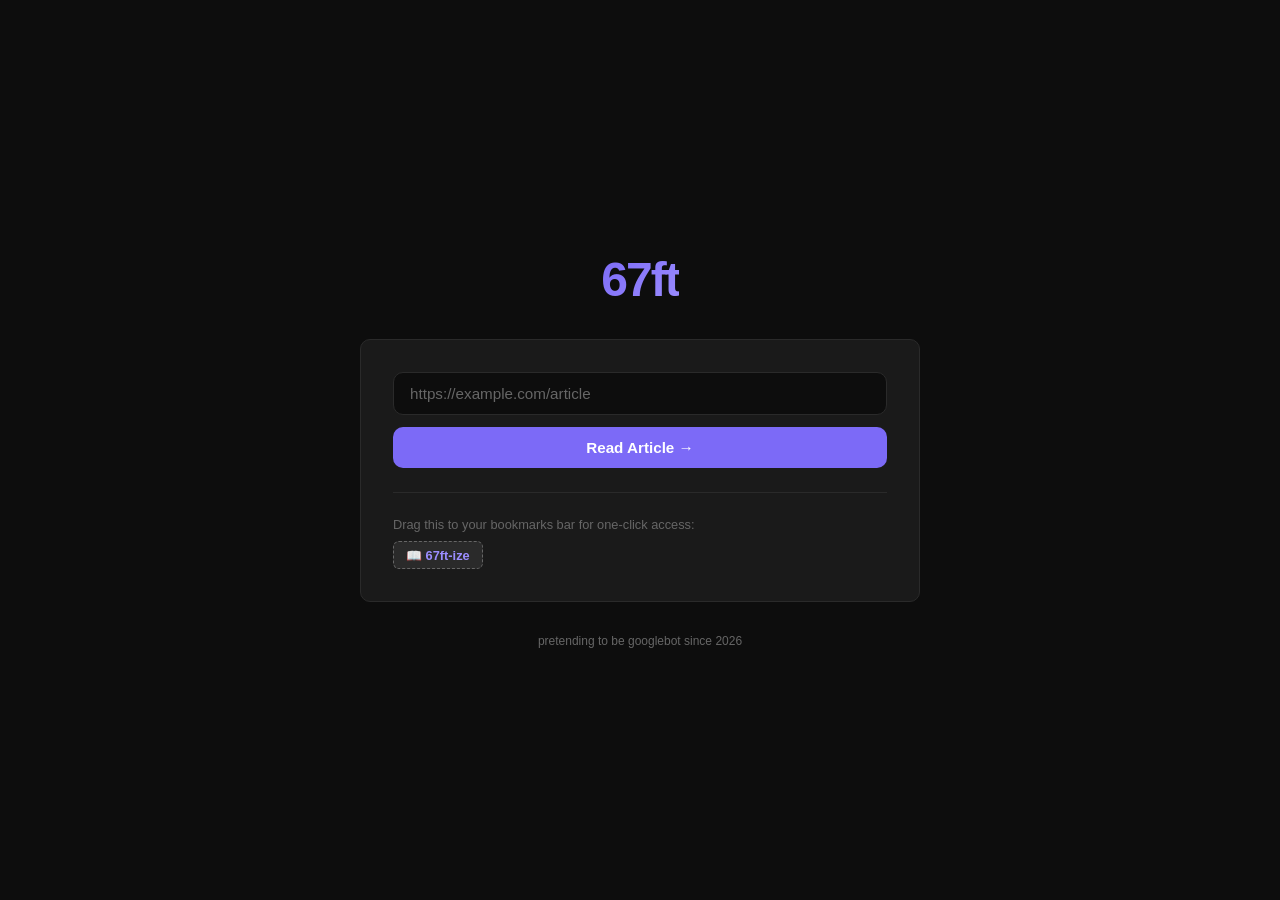
<file: static/index.html>
<!DOCTYPE html>
<html lang="en">

<head>
  <meta charset="UTF-8">
  <meta name="viewport" content="width=device-width, initial-scale=1.0">
  <title>67ft — Bypass Paywalls</title>
  <style>
    *,
    *::before,
    *::after {
      box-sizing: border-box;
      margin: 0;
      padding: 0;
    }

    :root {
      --bg: #0d0d0d;
      --surface: #1a1a1a;
      --border: #2a2a2a;
      --accent: #7c6af7;
      --accent-hover: #9b8dff;
      --text: #e8e8e8;
      --muted: #666;
      --radius: 10px;
    }

    body {
      background: var(--bg);
      color: var(--text);
      font-family: -apple-system, BlinkMacSystemFont, "Segoe UI", sans-serif;
      min-height: 100vh;
      display: flex;
      flex-direction: column;
      align-items: center;
      justify-content: center;
      padding: 1.5rem;
      gap: 2rem;
    }

    .logo {
      text-align: center;
    }

    .logo h1 {
      font-size: 3rem;
      font-weight: 800;
      letter-spacing: -2px;
      background: linear-gradient(135deg, var(--accent), var(--accent-hover));
      -webkit-background-clip: text;
      -webkit-text-fill-color: transparent;
      background-clip: text;
    }

    .logo p {
      color: var(--muted);
      font-size: 0.9rem;
      margin-top: 0.3rem;
    }

    .card {
      background: var(--surface);
      border: 1px solid var(--border);
      border-radius: var(--radius);
      padding: 2rem;
      width: 100%;
      max-width: 560px;
    }

    form {
      display: flex;
      flex-direction: column;
      gap: 0.75rem;
    }

    input[type="url"] {
      background: var(--bg);
      border: 1px solid var(--border);
      border-radius: var(--radius);
      color: var(--text);
      font-size: 0.95rem;
      padding: 0.75rem 1rem;
      outline: none;
      transition: border-color 0.15s;
      width: 100%;
    }

    input[type="url"]:focus {
      border-color: var(--accent);
    }

    input[type="url"]::placeholder {
      color: var(--muted);
    }

    button {
      background: var(--accent);
      border: none;
      border-radius: var(--radius);
      color: #fff;
      cursor: pointer;
      font-size: 0.95rem;
      font-weight: 600;
      padding: 0.75rem 1.5rem;
      transition: background 0.15s, transform 0.1s;
    }

    button:hover {
      background: var(--accent-hover);
    }

    button:active {
      transform: scale(0.98);
    }

    .bookmarklet {
      margin-top: 1.5rem;
      padding-top: 1.5rem;
      border-top: 1px solid var(--border);
    }

    .bookmarklet p {
      color: var(--muted);
      font-size: 0.8rem;
      margin-bottom: 0.6rem;
    }

    .bookmarklet a {
      background: var(--border);
      border-radius: 6px;
      color: var(--accent-hover);
      cursor: grab;
      display: inline-block;
      font-size: 0.8rem;
      font-weight: 600;
      padding: 0.35rem 0.75rem;
      text-decoration: none;
      border: 1px dashed var(--muted);
      transition: border-color 0.15s;
    }

    .bookmarklet a:hover {
      border-color: var(--accent);
    }

    footer {
      color: var(--muted);
      font-size: 0.75rem;
    }
  </style>
</head>

<body>
  <div class="logo">
    <h1>67ft</h1>
  </div>

  <div class="card">
    <form id="proxy-form">
      <input type="url" id="url-input" name="url" placeholder="https://example.com/article" autocomplete="off"
        spellcheck="false" required>
      <button type="submit">Read Article →</button>
    </form>

    <div class="bookmarklet">
      <p>Drag this to your bookmarks bar for one-click access:</p>
      <a id="bookmarklet-link" href="#">📖 67ft-ize</a>
    </div>
  </div>

  <footer>pretending to be googlebot since 2026</footer>

  <script>
    // Set bookmarklet href dynamically so it always points to this server
    const origin = window.location.origin;
    document.getElementById('bookmarklet-link').href =
      `javascript:(function(){window.location.href='${origin}/'+encodeURIComponent(window.location.href);})();`;

    document.getElementById('proxy-form').addEventListener('submit', function (e) {
      e.preventDefault();
      const url = document.getElementById('url-input').value.trim();
      if (url) {
        window.location.href = '/' + encodeURIComponent(url);
      }
    });
  </script>
</body>

</html>
</file>
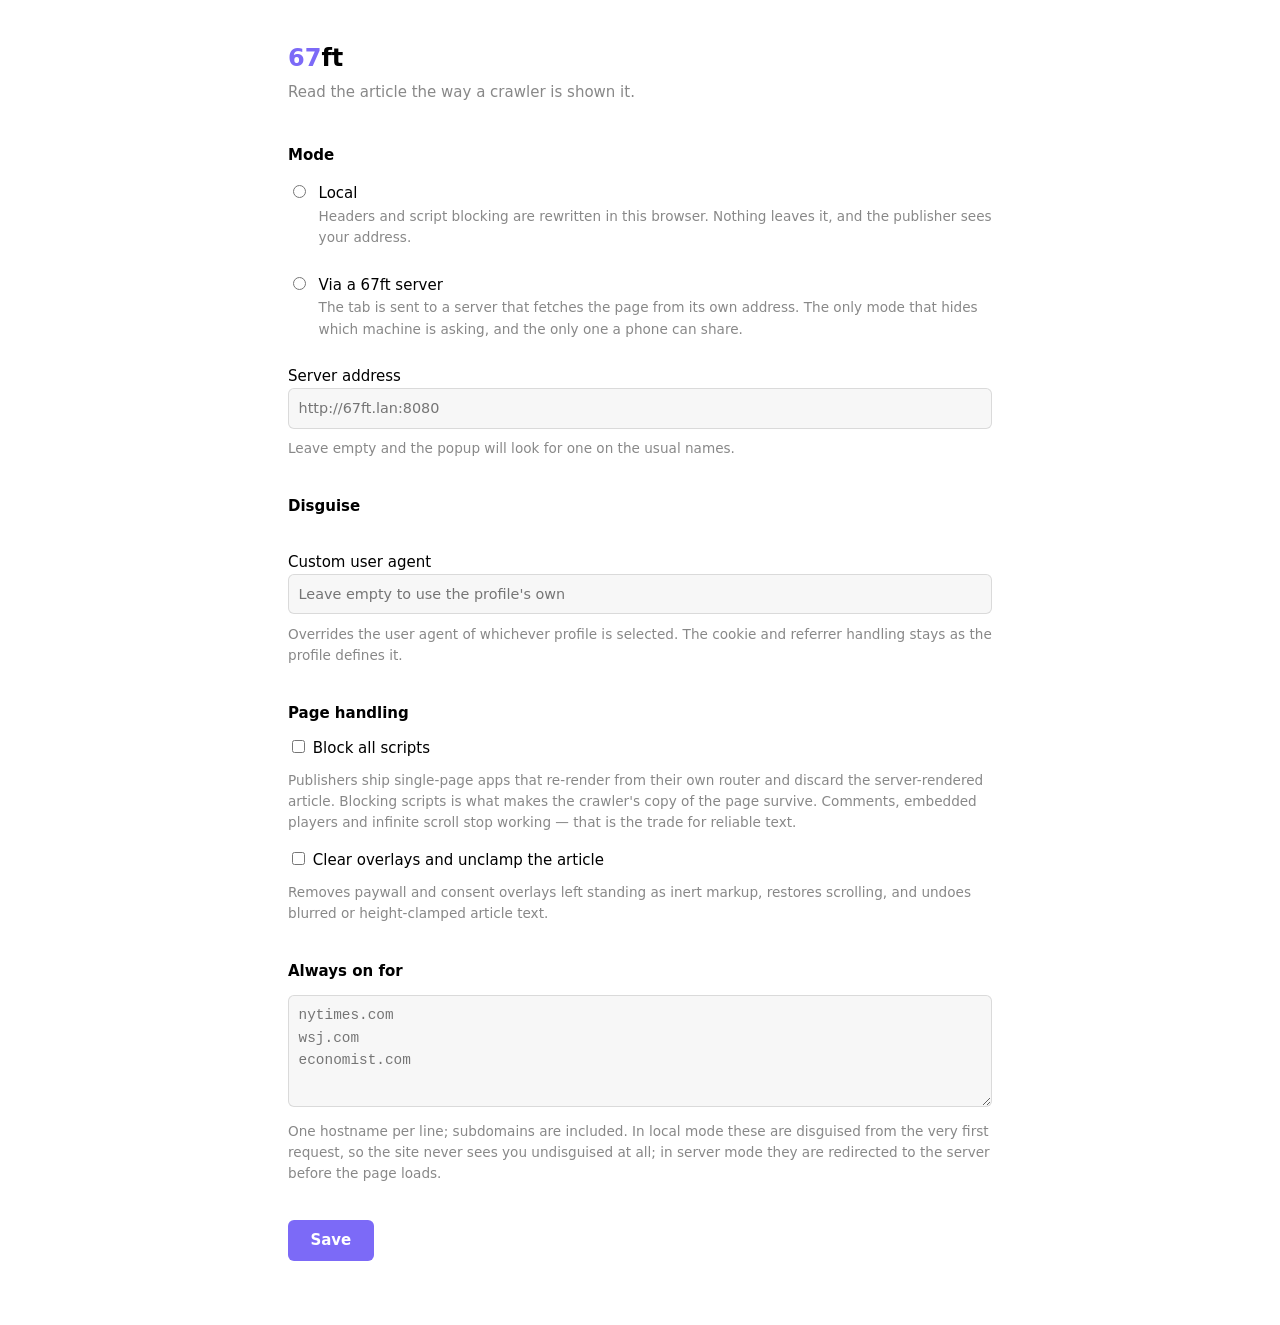
<file: extension/options.html>
<!DOCTYPE html>
<html lang="en">
<head>
<meta charset="UTF-8">
<title>67ft — Options</title>
<style>
  :root { color-scheme: light dark; --accent: #7c6af7; }
  body {
    font: 15px/1.55 system-ui, -apple-system, sans-serif;
    max-width: 44rem; margin: 0 auto; padding: 2.5rem 1.25rem 4rem;
  }
  h1 { font-size: 1.5rem; margin: 0 0 .25rem; }
  h1 span { color: var(--accent); }
  .sub { color: #888; margin: 0 0 2.5rem; }
  fieldset { border: 0; padding: 0; margin: 0 0 2.25rem; }
  legend { font-weight: 600; padding: 0; margin-bottom: .75rem; }
  label { display: block; margin-bottom: .6rem; }
  .profile { display: flex; gap: .6rem; align-items: baseline; margin-bottom: .9rem; }
  .profile input { margin-top: .35rem; }
  .blurb { display: block; color: #888; font-size: .85rem; }
  input[type=text], textarea {
    width: 100%; box-sizing: border-box; padding: .5rem .6rem;
    font: inherit; font-size: .9rem; border: 1px solid #8884; border-radius: 6px;
    background: #8881; color: inherit;
  }
  textarea { min-height: 7rem; font-family: ui-monospace, SFMono-Regular, monospace; }
  .hint { color: #888; font-size: .85rem; margin: .4rem 0 0; }
  button {
    font: inherit; font-weight: 600; padding: .55rem 1.4rem; border: 0;
    border-radius: 6px; background: var(--accent); color: #fff; cursor: pointer;
  }
  #status { margin-left: 1rem; color: #4a4; font-size: .9rem; opacity: 0; transition: opacity .2s; }
  #status.show { opacity: 1; }
</style>
</head>
<body>
  <h1><span>67</span>ft</h1>
  <p class="sub">Read the article the way a crawler is shown it.</p>

  <form id="form">
    <fieldset>
      <legend>Mode</legend>
      <div class="profile">
        <input type="radio" name="mode" id="m-local" value="local">
        <label for="m-local">
          Local
          <span class="blurb">Headers and script blocking are rewritten in this
          browser. Nothing leaves it, and the publisher sees your address.</span>
        </label>
      </div>
      <div class="profile">
        <input type="radio" name="mode" id="m-server" value="server">
        <label for="m-server">
          Via a 67ft server
          <span class="blurb">The tab is sent to a server that fetches the page
          from its own address. The only mode that hides which machine is
          asking, and the only one a phone can share.</span>
        </label>
      </div>
      <label style="margin-top:1rem">
        Server address
        <input type="text" id="serverUrl" placeholder="http://67ft.lan:8080" spellcheck="false">
      </label>
      <p class="hint" id="server-status">
        Leave empty and the popup will look for one on the usual names.
      </p>
    </fieldset>

    <fieldset>
      <legend>Disguise</legend>
      <div id="profiles"></div>
      <label style="margin-top:1.25rem">
        Custom user agent
        <input type="text" id="customUserAgent" placeholder="Leave empty to use the profile's own">
      </label>
      <p class="hint">
        Overrides the user agent of whichever profile is selected. The cookie and
        referrer handling stays as the profile defines it.
      </p>
    </fieldset>

    <fieldset>
      <legend>Page handling</legend>
      <label>
        <input type="checkbox" id="blockScripts">
        Block all scripts
      </label>
      <p class="hint">
        Publishers ship single-page apps that re-render from their own router and
        discard the server-rendered article. Blocking scripts is what makes the
        crawler's copy of the page survive. Comments, embedded players and
        infinite scroll stop working — that is the trade for reliable text.
      </p>
      <label style="margin-top:1rem">
        <input type="checkbox" id="cleanOverlays">
        Clear overlays and unclamp the article
      </label>
      <p class="hint">
        Removes paywall and consent overlays left standing as inert markup,
        restores scrolling, and undoes blurred or height-clamped article text.
      </p>
    </fieldset>

    <fieldset>
      <legend>Always on for</legend>
      <textarea id="autoSites" placeholder="nytimes.com&#10;wsj.com&#10;economist.com" spellcheck="false"></textarea>
      <p class="hint">
        One hostname per line; subdomains are included. In local mode these are
        disguised from the very first request, so the site never sees you
        undisguised at all; in server mode they are redirected to the server
        before the page loads.
      </p>
    </fieldset>

    <button type="submit">Save</button>
    <span id="status">Saved</span>
  </form>

  <script type="module" src="options.js"></script>
</body>
</html>
</file>
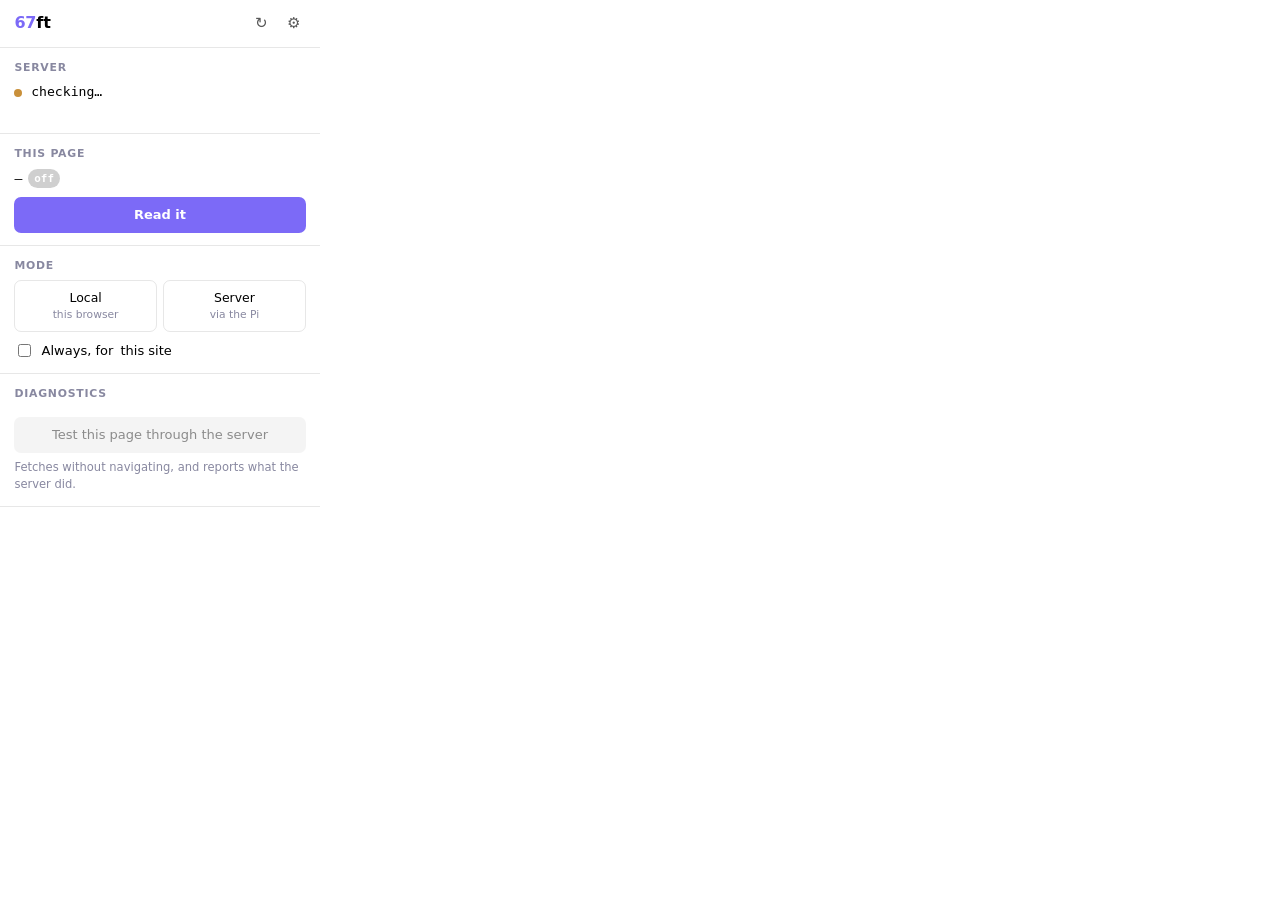
<file: extension/popup.html>
<!DOCTYPE html>
<html lang="en">
<head>
<meta charset="UTF-8">
<title>67ft</title>
<style>
  :root {
    color-scheme: light dark;
    --accent: #7c6af7;
    --ok: #3fa96b; --warn: #c9903a; --bad: #d05a5a;
    --line: #8883; --dim: #8888a0;
  }
  * { box-sizing: border-box; }
  body {
    width: 320px; margin: 0; padding: 0;
    font: 13px/1.5 system-ui, -apple-system, sans-serif;
  }
  header {
    display: flex; align-items: center; gap: .5rem;
    padding: .7rem .9rem; border-bottom: 1px solid var(--line);
  }
  header h1 { font-size: 1rem; margin: 0; flex: 1; letter-spacing: -.01em; }
  header h1 span { color: var(--accent); }
  .icon-btn {
    border: 0; background: none; cursor: pointer; padding: .2rem .35rem;
    font-size: .95rem; border-radius: 5px; color: inherit; opacity: .65;
  }
  .icon-btn:hover { opacity: 1; background: #8882; }

  section { padding: .75rem .9rem; border-bottom: 1px solid var(--line); }
  .label {
    font-size: .68rem; text-transform: uppercase; letter-spacing: .07em;
    color: var(--dim); margin-bottom: .4rem; font-weight: 600;
  }

  /* server status */
  .status { display: flex; align-items: flex-start; gap: .55rem; }
  .dot {
    width: 8px; height: 8px; border-radius: 50%; margin-top: .4rem;
    background: var(--dim); flex: none;
  }
  .dot.ok { background: var(--ok); } .dot.bad { background: var(--bad); }
  .dot.warn { background: var(--warn); }
  .dot.probing { background: var(--warn); animation: pulse 1s ease-in-out infinite; }
  @keyframes pulse { 50% { opacity: .25; } }
  .status-main { flex: 1; min-width: 0; }
  .status-host {
    font-family: ui-monospace, SFMono-Regular, monospace; font-size: .82rem;
    overflow: hidden; text-overflow: ellipsis; white-space: nowrap;
  }
  .status-detail { color: var(--dim); font-size: .78rem; }

  /* current page */
  .host {
    font-family: ui-monospace, SFMono-Regular, monospace; font-size: .82rem;
    overflow: hidden; text-overflow: ellipsis; white-space: nowrap;
  }
  .pill {
    display: inline-block; font-size: .68rem; padding: .1rem .4rem;
    border-radius: 999px; background: var(--accent); color: #fff;
    font-weight: 600; margin-left: .35rem; vertical-align: 1px;
  }
  .pill.off { background: #8886; }

  button.action {
    width: 100%; font: inherit; font-weight: 600; padding: .5rem;
    border: 0; border-radius: 7px; background: var(--accent); color: #fff;
    cursor: pointer; margin-top: .55rem;
  }
  button.action.secondary { background: #8883; color: inherit; font-weight: 500; }
  button.action:disabled { opacity: .45; cursor: default; }

  /* mode switch */
  .modes { display: flex; gap: .4rem; }
  .mode {
    flex: 1; border: 1px solid var(--line); border-radius: 7px; padding: .45rem;
    text-align: center; cursor: pointer; font-size: .78rem;
  }
  .mode.on { border-color: var(--accent); background: color-mix(in srgb, var(--accent) 14%, transparent); font-weight: 600; }
  .mode small { display: block; color: var(--dim); font-size: .67rem; font-weight: 400; }

  .notice {
    margin-top: .55rem; padding: .45rem .55rem; border-radius: 6px;
    background: color-mix(in srgb, var(--warn) 18%, transparent);
    border: 1px solid color-mix(in srgb, var(--warn) 45%, transparent);
    font-size: .76rem; line-height: 1.45;
  }
  label.check { display: flex; align-items: center; gap: .45rem; cursor: pointer; }

  /* diagnostics */
  table { width: 100%; border-collapse: collapse; font-size: .78rem; }
  td { padding: .12rem 0; }
  td:last-child {
    text-align: right; font-family: ui-monospace, SFMono-Regular, monospace;
  }
  td.k { color: var(--dim); }
  .hint { color: var(--dim); font-size: .72rem; margin-top: .4rem; }
  input[type=text] {
    width: 100%; padding: .35rem .45rem; font: inherit; font-size: .78rem;
    border: 1px solid var(--line); border-radius: 6px;
    background: #8881; color: inherit;
  }
</style>
</head>
<body>
  <header>
    <h1><span>67</span>ft</h1>
    <button class="icon-btn" id="recheck" title="Re-check server">&#8635;</button>
    <button class="icon-btn" id="options" title="Options">&#9881;</button>
  </header>

  <section>
    <div class="label">Server</div>
    <div class="status">
      <div class="dot probing" id="dot"></div>
      <div class="status-main">
        <div class="status-host" id="server-host">checking…</div>
        <div class="status-detail" id="server-detail">&nbsp;</div>
      </div>
    </div>
    <div id="server-setup" hidden>
      <input type="text" id="server-input" placeholder="http://67ft.lan:8080" spellcheck="false">
      <button class="action secondary" id="server-save">Save server</button>
      <button class="action secondary" id="server-discover">Find it for me</button>
    </div>
  </section>

  <section>
    <div class="label">This page</div>
    <div class="host" id="page-host">—<span class="pill off" id="page-pill">off</span></div>
    <button class="action" id="go">Read it</button>
    <button class="action secondary" id="restore" hidden>Back to the original</button>
    <div class="notice" id="notice" hidden></div>
  </section>

  <section>
    <div class="label">Mode</div>
    <div class="modes">
      <div class="mode" id="mode-local" data-mode="local">
        Local<small>this browser</small>
      </div>
      <div class="mode" id="mode-server" data-mode="server">
        Server<small>via the Pi</small>
      </div>
    </div>
    <label class="check" style="margin-top:.6rem">
      <input type="checkbox" id="auto"> Always, for <span id="auto-host">this site</span>
    </label>
  </section>

  <section id="diag-section">
    <div class="label">Diagnostics</div>
    <table id="diag"></table>
    <button class="action secondary" id="test" disabled>Test this page through the server</button>
    <div class="hint" id="test-hint">Fetches without navigating, and reports what the server did.</div>
  </section>

  <script type="module" src="popup.js"></script>
</body>
</html>
</file>
